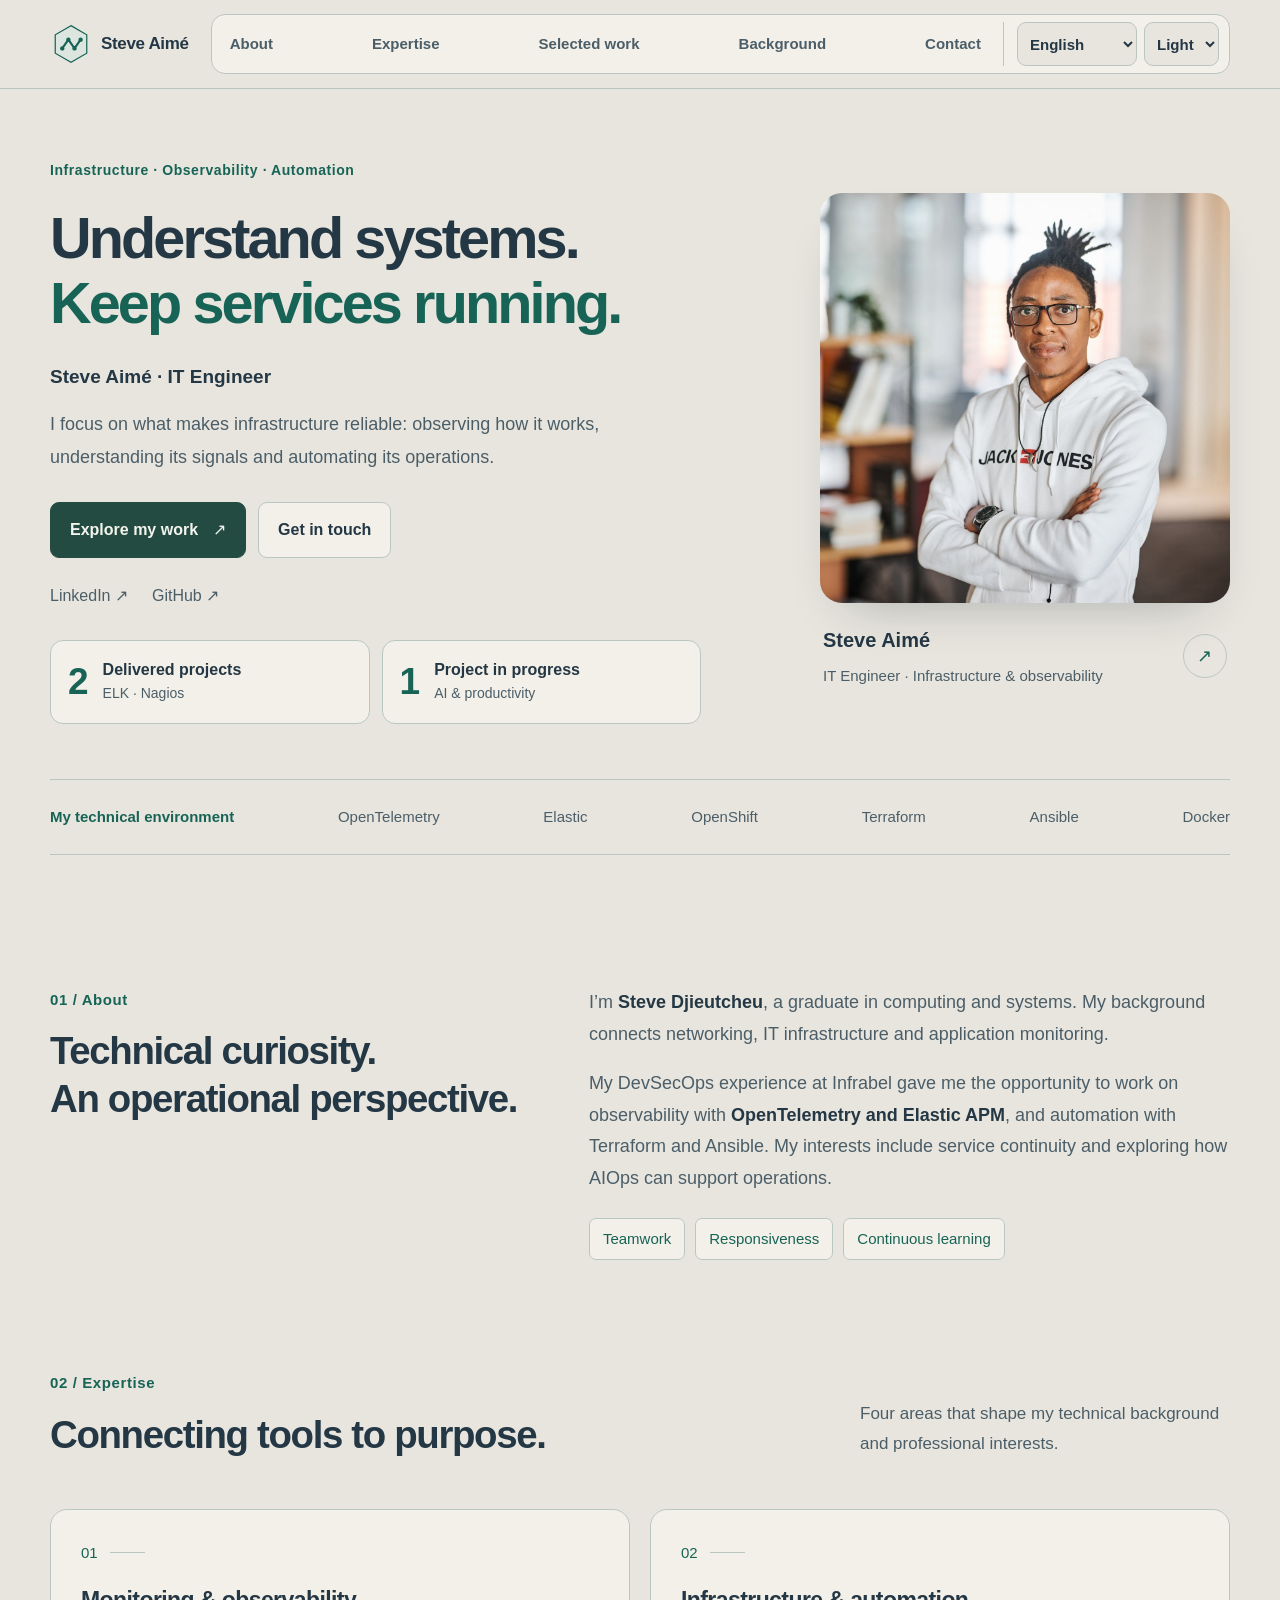
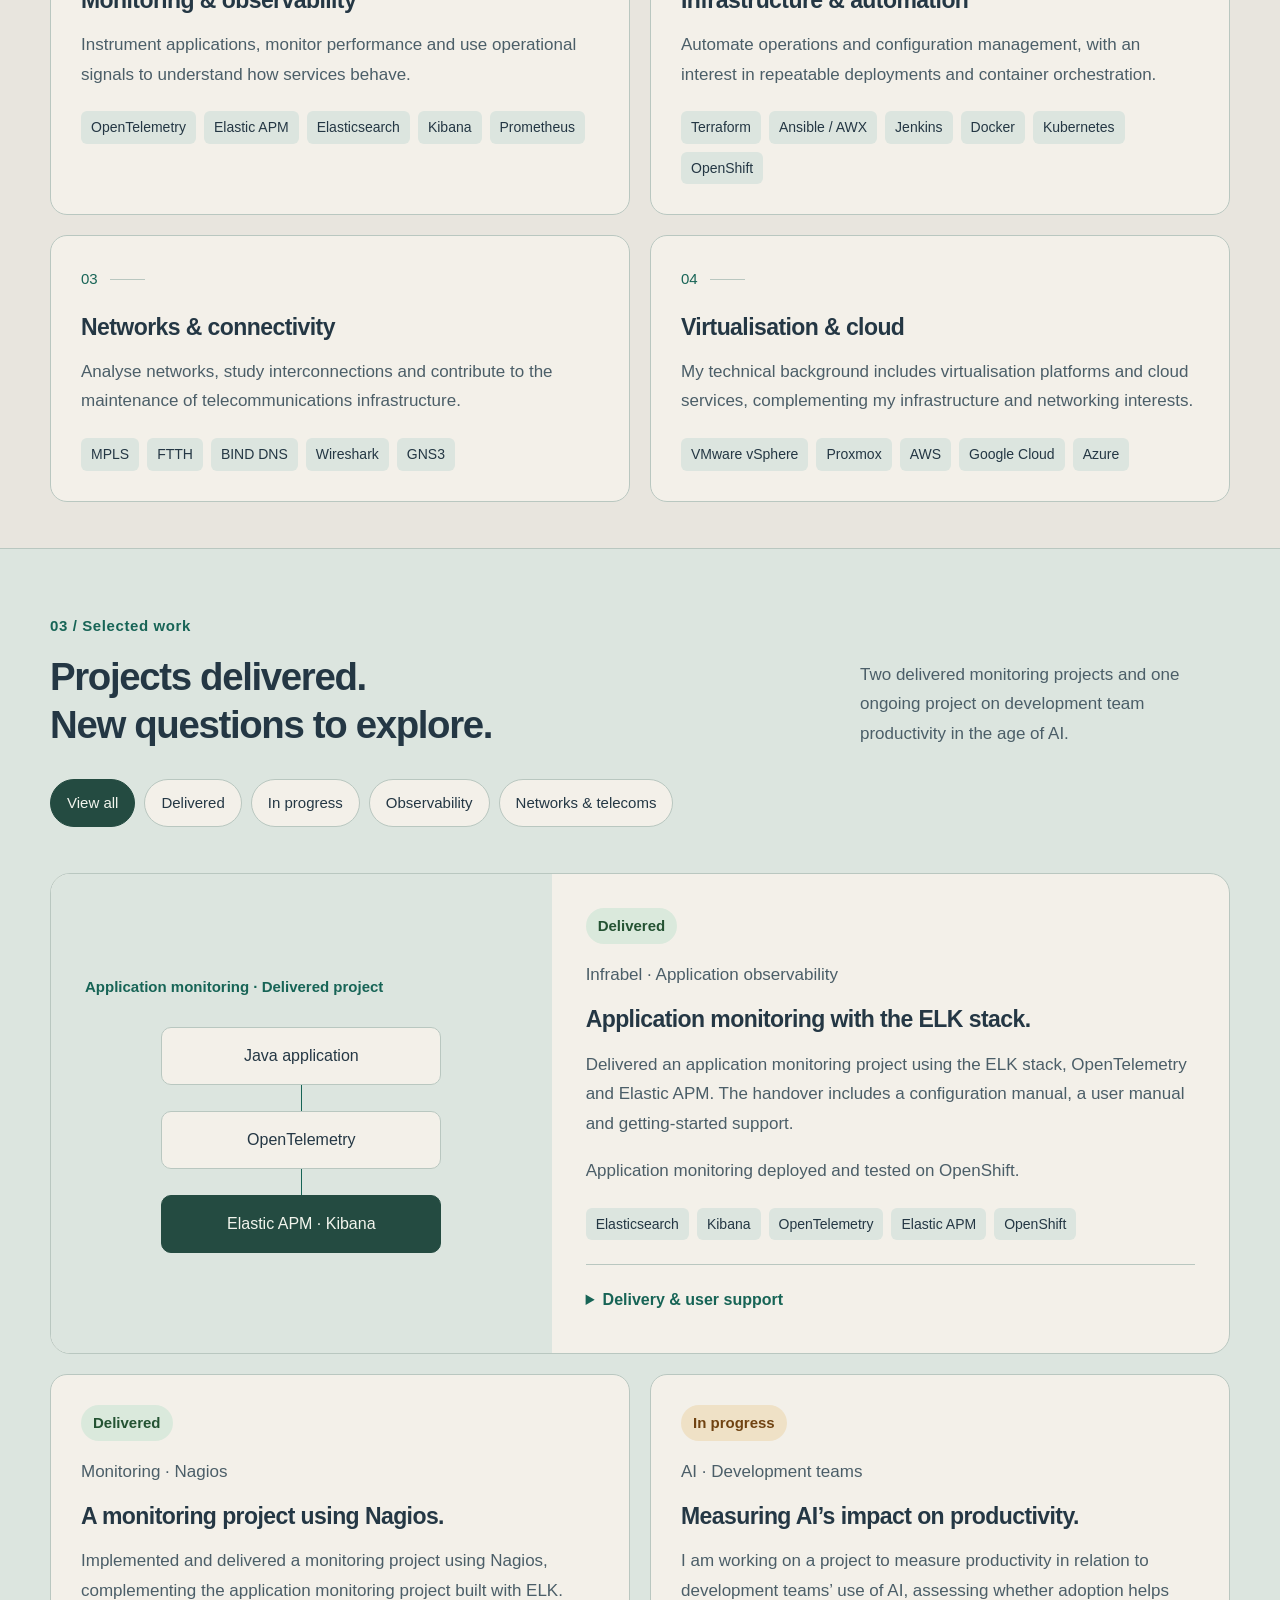
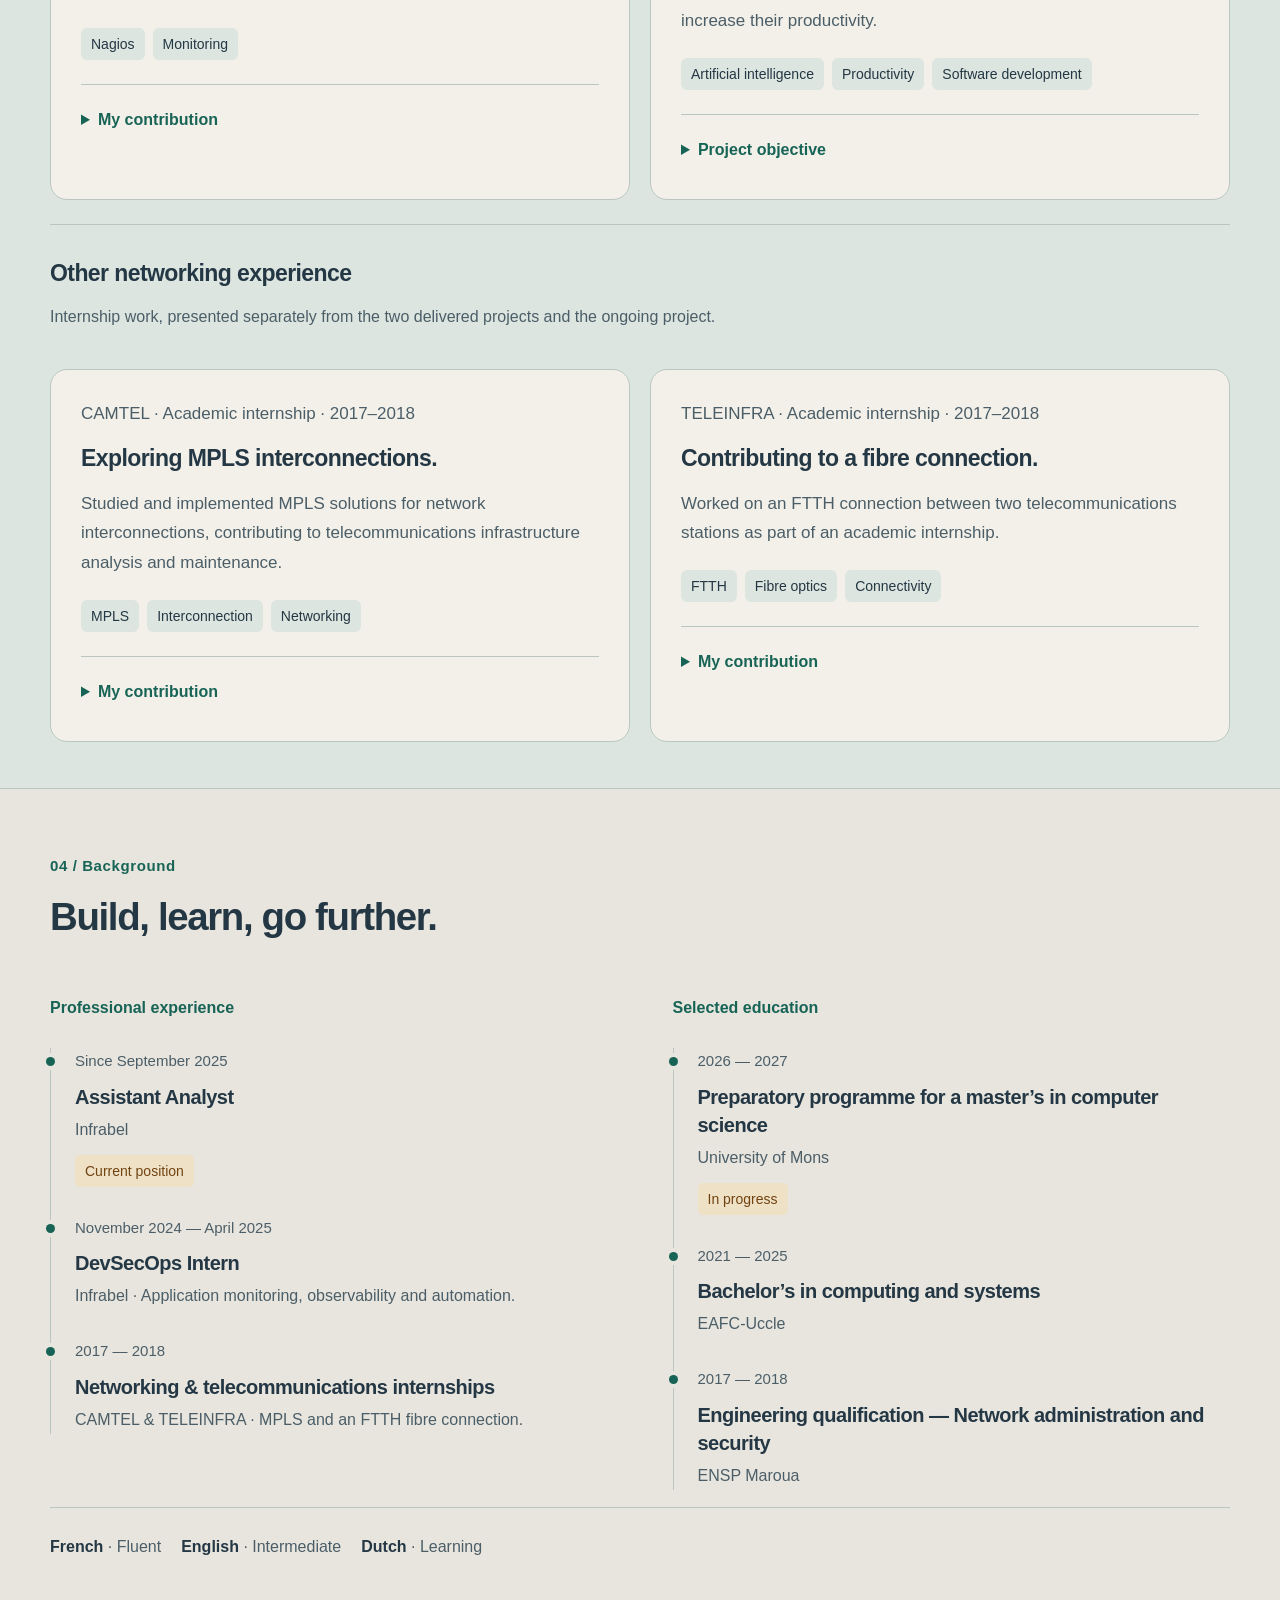
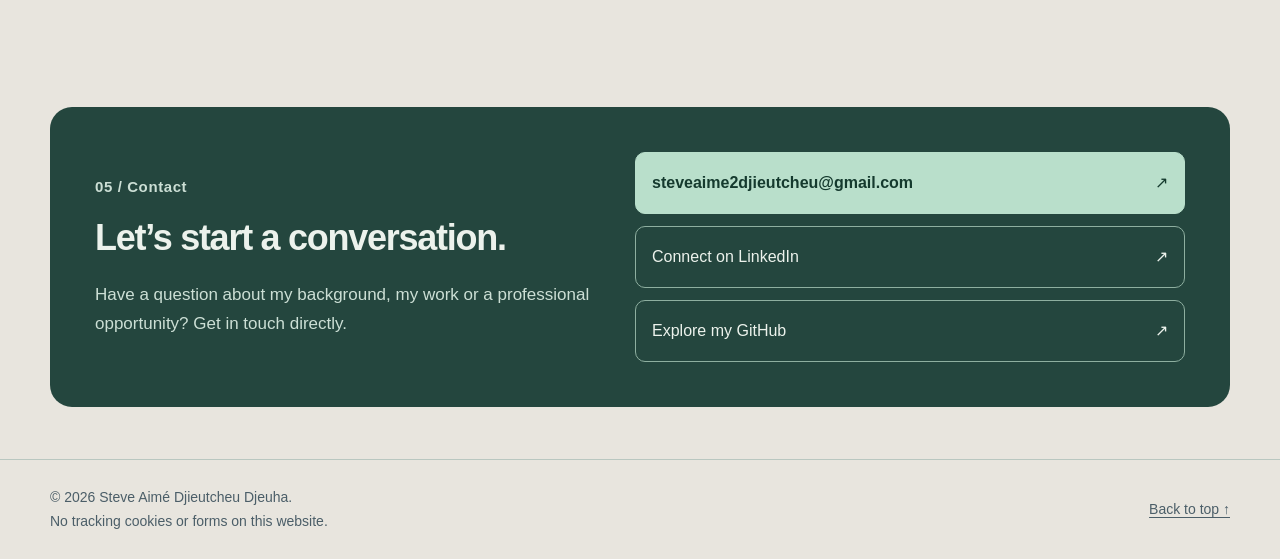
<file: public/index.html>
<!doctype html>
<html lang="fr">
<head>
  <meta charset="utf-8">
  <meta name="viewport" content="width=device-width, initial-scale=1">
  <title>Steve Aimé — Ingénieur IT · Infrastructures &amp; Observabilité</title>
  <meta name="description" content="Découvrez le profil de Steve Aimé : infrastructures IT, observabilité et automatisation. Parcours, expertises et réalisations en supervision et réseaux.">
  <meta name="referrer" content="strict-origin-when-cross-origin">
  <meta http-equiv="Content-Security-Policy" content="default-src 'none'; style-src 'self'; script-src 'self'; img-src 'self'; font-src 'self'; connect-src 'none'; object-src 'none'; base-uri 'none'; form-action 'none'">
  <meta name="theme-color" content="#102c40">
  <link rel="icon" href="assets/favicon.svg" type="image/svg+xml">
  <script src="assets/theme.js"></script>
  <link rel="stylesheet" href="assets/styles.css">
  <link rel="canonical" href="https://looker20.github.io/learn-github/">
  <script src="assets/translations.js" defer></script>
  <script src="assets/site.js" defer></script>
</head>
<body id="top">
  <a class="skip-link" href="#main">Aller au contenu</a>
  <header class="site-header">
    <progress class="reading-progress" max="100" value="0" aria-hidden="true" tabindex="-1" hidden></progress>
    <div class="container header-inner">
      <a class="brand" href="#top" aria-label="Steve Aimé — accueil"><span class="brand-mark" aria-hidden="true"><svg class="brand-symbol" viewBox="0 0 48 48" fill="none" focusable="false"><path class="brand-outline" d="M24 3 42 13.5v21L24 45 6 34.5v-21Z"/><path class="brand-signal" d="m14 29 7-10 7 10 7-10"/><circle cx="14" cy="29" r="2.5"/><circle cx="21" cy="19" r="2.5"/><circle cx="28" cy="29" r="2.5"/><circle cx="35" cy="19" r="2.5"/></svg></span><span class="brand-name">Steve Aimé</span></a>
      <button class="menu-toggle" type="button" aria-controls="navigation" aria-expanded="false" hidden><span>Menu</span><span class="menu-icon" aria-hidden="true"></span></button>
      <nav class="navigation" id="navigation" aria-label="Navigation principale">
        <div class="navigation-links"><a href="#about">À propos</a><a href="#expertise">Expertises</a><a href="#projects">Réalisations</a><a href="#journey">Parcours</a><a href="#contact">Contact</a></div>
        <div class="header-tools">
          <div class="language-switch" hidden><label for="language">Choisir la langue</label><select id="language" name="language"><option value="fr" lang="fr">Français</option><option value="en" lang="en">English</option><option value="nl" lang="nl">Nederlands</option></select></div>
          <div class="theme-switch" hidden><label for="theme">Apparence du site</label><select id="theme" name="theme"><option value="light">Clair</option><option value="dark">Sombre</option></select></div>
        </div>
      </nav>
    </div>
  </header>
  <p class="sr-only" id="language-status" role="status" aria-live="polite"></p>
  <noscript><p class="container">Activez JavaScript pour changer de langue. Le contenu reste disponible en français.</p></noscript>
  <main id="main">
    <section class="hero container" aria-labelledby="hero-title">
      <div class="hero-grid">
        <div>
          <p class="eyebrow">Infrastructures · Observabilité · Automatisation</p>
          <h1 id="hero-title">Comprendre les systèmes.<span>Assurer leur continuité.</span></h1>
          <p class="hero-role">Steve Aimé · Ingénieur IT</p>
          <p class="hero-description">Je m’intéresse à ce qui rend une infrastructure fiable : observer son fonctionnement, comprendre ses signaux et automatiser ses opérations.</p>
          <div class="button-row"><a class="button" href="#projects">Découvrir mes réalisations <span aria-hidden="true">↗</span></a><a class="button secondary" href="#contact">Me contacter</a></div>
          <div class="hero-links"><a href="https://www.linkedin.com/in/djieutcheusteve94">LinkedIn <span aria-hidden="true">↗</span></a><a href="https://github.com/looker20">GitHub <span aria-hidden="true">↗</span></a></div>
          <div class="project-summary" aria-label="Bilan des projets livrés et en cours">
            <a class="summary-stat" href="#projects" data-summary-filter="delivered"><strong>2</strong><span>Projets livrés</span><small>ELK · Nagios</small></a>
            <a class="summary-stat" href="#projects" data-summary-filter="ongoing"><strong>1</strong><span>Projet en cours</span><small>IA &amp; productivité</small></a>
          </div>
        </div>
        <figure class="portrait-card">
          <div class="portrait-frame"><img src="assets/steve-aime-portrait.jpg" alt="Portrait professionnel de Steve Aimé" width="1372" height="1372" fetchpriority="high" decoding="async"></div>
          <figcaption class="portrait-caption"><div><strong>Steve Aimé</strong><span>Ingénieur IT · Infrastructures &amp; observabilité</span></div><a class="portrait-caption-icon" href="#contact" aria-label="Contacter Steve Aimé"><span aria-hidden="true">↗</span></a></figcaption>
        </figure>
      </div>
      <div class="expertise-strip" aria-label="Technologies de mon parcours"><span>Mon environnement technique</span><span>OpenTelemetry</span><span>Elastic</span><span>OpenShift</span><span>Terraform</span><span>Ansible</span><span>Docker</span></div>
    </section>
    <section class="section container" id="about" aria-labelledby="about-title">
      <div class="about-grid"><div><span class="section-number">01 / À propos</span><h2 id="about-title">Une curiosité technique.<br>Une vision opérationnelle.</h2></div><div class="about-copy"><p>Je suis <strong>Steve Djieutcheu</strong>, diplômé en informatique et systèmes. Mon parcours relie les réseaux, les infrastructures IT et la supervision applicative.</p><p>Mon expérience DevSecOps chez Infrabel m’a permis de travailler sur l’observabilité avec <strong>OpenTelemetry et Elastic APM</strong>, ainsi que sur l’automatisation avec Terraform et Ansible. Je m’intéresse à la continuité des services et à l’exploration de l’AIOps pour accompagner les opérations.</p><div class="principles"><span>Esprit d’équipe</span><span>Réactivité</span><span>Apprentissage continu</span></div></div></div>
    </section>
    <section class="section container" id="expertise" aria-labelledby="expertise-title">
      <div class="section-head"><div><span class="section-number">02 / Expertises</span><h2 id="expertise-title">Relier les outils aux usages.</h2></div><p class="section-intro">Quatre axes pour comprendre mon environnement technique et mes centres d’intérêt professionnels.</p></div>
      <div class="expertise-grid">
        <article class="expertise-card"><div class="card-kicker" aria-hidden="true">01</div><h3>Supervision &amp; observabilité</h3><p>Instrumenter les applications, suivre les performances et exploiter les signaux de supervision pour comprendre le fonctionnement des services.</p><ul class="tags" aria-label="Technologies"><li>OpenTelemetry</li><li>Elastic APM</li><li>Elasticsearch</li><li>Kibana</li><li>Prometheus</li></ul></article>
        <article class="expertise-card"><div class="card-kicker" aria-hidden="true">02</div><h3>Infrastructure &amp; automatisation</h3><p>Automatiser les opérations et la gestion des configurations, avec un intérêt pour les déploiements reproductibles et l’orchestration des conteneurs.</p><ul class="tags" aria-label="Technologies"><li>Terraform</li><li>Ansible / AWX</li><li>Jenkins</li><li>Docker</li><li>Kubernetes</li><li>OpenShift</li></ul></article>
        <article class="expertise-card"><div class="card-kicker" aria-hidden="true">03</div><h3>Réseaux &amp; connectivité</h3><p>Analyser les réseaux, étudier les interconnexions et contribuer à la maintenance des infrastructures de télécommunications.</p><ul class="tags" aria-label="Technologies"><li>MPLS</li><li>FTTH</li><li>BIND DNS</li><li>Wireshark</li><li>GNS3</li></ul></article>
        <article class="expertise-card"><div class="card-kicker" aria-hidden="true">04</div><h3>Virtualisation &amp; cloud</h3><p>Un environnement de compétences qui comprend les plateformes de virtualisation et les services cloud, en complément des infrastructures et des réseaux.</p><ul class="tags" aria-label="Technologies"><li>VMware vSphere</li><li>Proxmox</li><li>AWS</li><li>Google Cloud</li><li>Azure</li></ul></article>
      </div>
    </section>
    <section class="section projects-section" id="projects" aria-labelledby="projects-title"><div class="container">
      <div class="section-head"><div><span class="section-number">03 / Réalisations</span><h2 id="projects-title">Des projets livrés.<br>De nouvelles questions à explorer.</h2></div><p class="section-intro">Deux projets de monitoring livrés et un projet en cours sur la productivité des équipes de développement à l’ère de l’IA.</p></div>
      <div class="project-filters" role="group" aria-label="Filtrer les réalisations" hidden><button type="button" data-project-filter="all" aria-pressed="true">Tout voir</button><button type="button" data-project-filter="delivered" aria-pressed="false">Livrés</button><button type="button" data-project-filter="ongoing" aria-pressed="false">En cours</button><button type="button" data-project-filter="observability" aria-pressed="false">Observabilité</button><button type="button" data-project-filter="network" aria-pressed="false">Réseaux &amp; télécoms</button></div>
      <p class="sr-only" id="project-status" role="status" aria-live="polite"></p>
      <article class="project-feature" data-project-topic="observability" data-project-state="delivered">
        <div class="project-visual"><p class="diagram-label">Monitoring applicatif · Projet livré</p><div class="diagram" role="img" aria-label="Application Java, instrumentation OpenTelemetry, puis supervision Elastic APM et Kibana."><div class="diagram-node">Application Java</div><div class="diagram-line" aria-hidden="true"></div><div class="diagram-node">OpenTelemetry</div><div class="diagram-line" aria-hidden="true"></div><div class="diagram-node">Elastic APM · Kibana</div></div></div>
        <div class="project-body"><span class="project-badge delivered">Livré</span><p class="project-meta">Infrabel · Observabilité applicative</p><h3>Monitoring applicatif avec la suite ELK.</h3><p>Projet de monitoring applicatif livré avec la suite ELK, OpenTelemetry et Elastic APM. La livraison comprend un manuel de configuration, un manuel d’utilisation et une aide à la prise en main.</p><p>Déploiement et tests du monitoring applicatif réalisés sur OpenShift.</p><ul class="tags" aria-label="Technologies du projet"><li>Elasticsearch</li><li>Kibana</li><li>OpenTelemetry</li><li>Elastic APM</li><li>OpenShift</li></ul><details><summary>Livraison &amp; accompagnement</summary><p>Réalisation de la supervision applicative, rédaction des manuels de configuration et d’utilisation, puis accompagnement à l’usage de la solution. Le schéma présente le principe général de supervision, sans révéler l’architecture interne.</p><ul class="deliverables"><li>Manuel de configuration</li><li>Manuel d’utilisation</li><li>Aide à la prise en main</li></ul></details></div>
      </article>
      <div class="project-grid" data-project-group="main">
        <article class="project-small" data-project-topic="observability" data-project-state="delivered"><span class="project-badge delivered">Livré</span><p class="project-meta">Monitoring · Nagios</p><h3>Un projet de monitoring avec Nagios.</h3><p>Réalisation et livraison d’un projet de monitoring utilisant Nagios, en complément du projet de supervision applicative avec ELK.</p><ul class="tags" aria-label="Domaines du projet"><li>Nagios</li><li>Monitoring</li></ul><details><summary>Ma contribution</summary><p>Mise en place et livraison de la solution de monitoring avec Nagios.</p></details></article>
        <article class="project-small" data-project-topic="ai" data-project-state="ongoing"><span class="project-badge ongoing">En cours</span><p class="project-meta">IA · Équipes de développement</p><h3>Mesurer l’impact de l’IA sur la productivité.</h3><p>Je travaille sur un projet de mesure de la productivité liée à l’utilisation de l’IA par les équipes de développement, afin d’évaluer si son adoption permet d’augmenter leur productivité.</p><ul class="tags" aria-label="Domaines du projet"><li>Intelligence artificielle</li><li>Productivité</li><li>Développement logiciel</li></ul><details><summary>Objectif du projet</summary><p>Évaluer l’évolution de la productivité des équipes de développement en lien avec leur utilisation de l’IA. Le projet est actuellement en cours.</p></details></article>
      </div>
      <div class="project-history" data-project-group="academic"><h3>Autres expériences réseau</h3><p class="history-intro">Travaux réalisés en stage, présentés séparément des deux projets livrés et du projet en cours.</p><div class="project-grid">
        <article class="project-small" data-project-topic="network" data-project-state="academic"><p class="project-meta">CAMTEL · Stage académique · 2017–2018</p><h3>Étudier les interconnexions MPLS.</h3><p>Étude et mise en œuvre de solutions MPLS pour les interconnexions réseau, avec une contribution à l’analyse et à la maintenance des infrastructures de télécommunications.</p><ul class="tags" aria-label="Domaines du projet"><li>MPLS</li><li>Interconnexion</li><li>Réseaux</li></ul><details><summary>Mon rôle dans ce projet</summary><p>Participation à l’étude des solutions d’interconnexion et des infrastructures reliant les datacenters, dans le cadre d’un stage académique à Douala.</p></details></article>
        <article class="project-small" data-project-topic="network" data-project-state="academic"><p class="project-meta">TELEINFRA · Stage académique · 2017–2018</p><h3>Contribuer à une liaison fibre.</h3><p>Réalisation, dans le cadre d’un stage académique, d’une connexion FTTH entre deux stations de télécommunications.</p><ul class="tags" aria-label="Domaines du projet"><li>FTTH</li><li>Fibre optique</li><li>Connectivité</li></ul><details><summary>Mon rôle dans ce projet</summary><p>Contribution à la mise en place de la liaison entre les deux stations. Une expérience de terrain venant compléter mon parcours en réseaux et télécommunications.</p></details></article>
      </div></div>
    </div></section>
    <section class="section container" id="journey" aria-labelledby="journey-title">
      <span class="section-number">04 / Parcours</span><h2 id="journey-title">Construire, apprendre, approfondir.</h2>
      <div class="journey-grid">
        <div><p class="journey-label">Expériences professionnelles</p><ol class="timeline"><li><span class="period">Depuis septembre 2025</span><h3>Analyste adjoint</h3><p>Infrabel</p><span class="ongoing">Poste actuel</span></li><li><span class="period">Novembre 2024 — Avril 2025</span><h3>Stage DevSecOps</h3><p>Infrabel · Supervision applicative, observabilité et automatisation.</p></li><li><span class="period">2017 — 2018</span><h3>Stages réseaux &amp; télécommunications</h3><p>CAMTEL &amp; TELEINFRA · MPLS et liaison fibre FTTH.</p></li></ol></div>
        <div><p class="journey-label">Formation — sélection</p><ol class="timeline"><li><span class="period">2026 — 2027</span><h3>Bloc complémentaire au master en informatique</h3><p>Université de Mons</p><span class="ongoing">En cours</span></li><li><span class="period">2021 — 2025</span><h3>Bachelier en informatique et systèmes</h3><p>EAFC-Uccle</p></li><li><span class="period">2017 — 2018</span><h3>Ingénieur de travaux — Administration et sécurité réseaux</h3><p>ENSP Maroua</p></li></ol></div>
      </div>
      <div class="languages" aria-label="Langues parlées"><span><strong>Français</strong> · Courant</span><span><strong>Anglais</strong> · Intermédiaire</span><span><strong>Néerlandais</strong> · En apprentissage</span></div>
    </section>
    <section class="section contact-section container" id="contact" aria-labelledby="contact-title"><div class="contact-panel"><div><span class="section-number">05 / Contact</span><h2 id="contact-title">Et si nous échangions ?</h2><p>Une question sur mon parcours, mes réalisations ou une opportunité professionnelle ? Contactez-moi directement.</p></div><div class="contact-links"><a class="contact-link" href="mailto:steveaime2djieutcheu@gmail.com"><span>steveaime2djieutcheu@gmail.com</span><span aria-hidden="true">↗</span></a><a class="contact-link" href="https://www.linkedin.com/in/djieutcheusteve94"><span>Échanger sur LinkedIn</span><span aria-hidden="true">↗</span></a><a class="contact-link" href="https://github.com/looker20"><span>Explorer mon GitHub</span><span aria-hidden="true">↗</span></a></div></div></section>
  </main>
  <footer class="site-footer"><div class="container footer-inner"><p>© 2026 Steve Aimé Djieutcheu Djeuha.<br>Aucun cookie de suivi ni formulaire sur ce site.</p><a href="#top">Retour en haut <span aria-hidden="true">↑</span></a></div></footer>
</body>
</html>
</file>
<file: public/assets/styles.css>
@charset "UTF-8";
:root {
  color-scheme: light;
  --paper: #e8e5de;
  --surface: #f3f0e9;
  --surface-alt: #dce5df;
  --ink: #243744;
  --muted: #4b5e68;
  --teal: #176456;
  --line: #b9c7c0;
  --button: #244b41;
  --button-ink: #f2f5ed;
  --tag: #dce5df;
  --delivered-bg: #dae9dc;
  --delivered-ink: #245333;
  --ongoing-bg: #efe1c6;
  --ongoing-ink: #704312;
  --contact: #24463e;
  --contact-ink: #ecf2ec;
  --contact-muted: #ccdfd5;
  --radius: 22px;
  font-family: -apple-system, BlinkMacSystemFont, "Segoe UI", sans-serif;
  font-synthesis: none;
  scroll-behavior: smooth;
  scroll-padding-top: 105px;
}
:root[data-theme="dark"] {
  color-scheme: dark;
  --paper: #152126;
  --surface: #1e3036;
  --surface-alt: #263e42;
  --ink: #e6eee8;
  --muted: #b3c7c5;
  --teal: #8dd8bf;
  --line: #486267;
  --button: #9bd8c1;
  --button-ink: #16332b;
  --tag: #2b4347;
  --delivered-bg: #284638;
  --delivered-ink: #b9e5c6;
  --ongoing-bg: #443b2c;
  --ongoing-ink: #f2ca85;
  --contact: #203a34;
  --contact-ink: #ecf2ec;
  --contact-muted: #c6dcd2;
}
* { box-sizing: border-box; }
body { margin: 0; background: var(--paper); color: var(--ink); font-size: 18px; line-height: 1.75; }
a { color: inherit; text-underline-offset: .24em; }
a, button, summary, select { -webkit-tap-highlight-color: transparent; }
a:focus-visible, button:focus-visible, summary:focus-visible, select:focus-visible { outline: 3px solid var(--teal); outline-offset: 5px; border-radius: 5px; }
button, select { font: inherit; }
[hidden] { display: none !important; }
::selection { background: #b9dfcb; color: #153a2e; }
.sr-only { position: absolute; width: 1px; height: 1px; padding: 0; margin: -1px; overflow: hidden; clip-path: inset(50%); white-space: nowrap; border: 0; }
.container { width: min(1180px, calc(100% - 80px)); margin-inline: auto; }
.skip-link { position: fixed; top: 12px; left: 12px; z-index: 30; padding: 12px 18px; background: var(--button); color: var(--button-ink); transform: translateY(-160%); }
.skip-link:focus { transform: none; }
.site-header { position: sticky; top: 0; z-index: 10; background: var(--paper); border-bottom: 1px solid var(--line); }
.header-inner { position: relative; min-height: 82px; display: flex; flex-wrap: wrap; justify-content: space-between; align-items: center; gap: 16px; }
.brand { display: inline-flex; align-items: center; gap: 9px; text-decoration: none; flex-shrink: 0; }
.brand-mark { display: grid; place-items: center; width: 42px; height: 46px; color: var(--teal); }
.brand-symbol { display: block; width: 42px; height: 46px; }
.brand-outline { fill: var(--tag); stroke: currentColor; stroke-width: 1.4; }
.brand-signal { stroke: currentColor; stroke-width: 2.4; stroke-linecap: round; stroke-linejoin: round; }
.brand-symbol circle { fill: currentColor; }
.brand-name { font-size: 17px; font-weight: 700; letter-spacing: -.02em; }
.navigation { display: flex; flex-direction: column; gap: 20px; width: 100%; padding: 18px; background: var(--surface); border: 1px solid var(--line); border-radius: 16px; margin-bottom: 16px; }
.navigation[data-enhanced="true"] { display: none; position: absolute; top: calc(100% + 8px); right: 0; width: min(360px, calc(100vw - 36px)); max-height: calc(100vh - 110px); max-height: calc(100dvh - 110px); overflow-y: auto; overscroll-behavior: contain; box-shadow: 0 18px 45px -20px #081c2870; margin: 0; }
.navigation[data-open="true"] { display: flex; }
.navigation-links { display: flex; flex-direction: column; gap: 4px; }
.navigation a { display: flex; align-items: center; min-height: 44px; padding: 8px 12px; border-radius: 8px; color: var(--muted); text-decoration: none; font-size: 16px; font-weight: 600; }
.navigation a:hover, .navigation a[aria-current="location"] { color: var(--teal); text-decoration: underline; text-decoration-thickness: 2px; }
.header-tools { display: grid; gap: 16px; border-top: 1px solid var(--line); padding: 18px 4px 4px; }
.header-tools:not(:has(> :not([hidden]))) { display: none; }
.language-switch, .theme-switch { display: grid; gap: 6px; min-width: 0; }
.header-tools label { font-size: 15px; font-weight: 600; color: var(--muted); }
.language-switch select, .theme-switch select, .menu-toggle { min-height: 44px; border: 1px solid var(--line); background: var(--surface); color: var(--ink); padding: 8px 12px; border-radius: 9px; font-size: 16px; font-weight: 600; cursor: pointer; }
.language-switch select, .theme-switch select { width: 100%; }
.menu-toggle { display: inline-flex; gap: 12px; align-items: center; justify-content: center; }
.menu-toggle[aria-expanded="true"] { border-color: var(--teal); }
.menu-icon, .menu-icon::before, .menu-icon::after { display: block; width: 18px; height: 2px; background: currentColor; border-radius: 2px; }
.menu-icon { position: relative; }
.menu-icon::before, .menu-icon::after { content: ""; position: absolute; left: 0; }
.menu-icon::before { top: -6px; }
.menu-icon::after { top: 6px; }
.menu-toggle[aria-expanded="true"] .menu-icon { background: transparent; }
.menu-toggle[aria-expanded="true"] .menu-icon::before { top: 0; transform: rotate(45deg); }
.menu-toggle[aria-expanded="true"] .menu-icon::after { top: 0; transform: rotate(-45deg); }
.reading-progress { position: absolute; bottom: -1px; left: 0; width: 100%; height: 3px; border: 0; background: transparent; color: var(--teal); appearance: none; pointer-events: none; }
.reading-progress::-webkit-progress-bar { background: transparent; }
.reading-progress::-webkit-progress-value { background: var(--teal); }
.reading-progress::-moz-progress-bar { background: var(--teal); }
.hero { padding: 70px 0 50px; }
.hero-grid { display: grid; grid-template-columns: 1.25fr .9fr; gap: 60px; align-items: center; }
.hero-grid > *, .about-grid > *, .journey-grid > * { min-width: 0; }
.eyebrow { margin: 0 0 24px; font-size: 14px; line-height: 1.65; font-weight: 650; letter-spacing: .04em; color: var(--teal); }
h1, h2, h3, p { margin-top: 0; }
h1 { font-size: clamp(40px, 4.5vw, 60px); line-height: 1.13; font-weight: 650; letter-spacing: -.05em; margin-bottom: 24px; }
h1 span { display: block; color: var(--teal); }
.hero-role { font-size: 19px; font-weight: 650; margin-bottom: 14px; }
.hero-description { color: var(--muted); font-size: 18px; line-height: 1.85; margin-bottom: 28px; }
.button-row { display: flex; gap: 12px; flex-wrap: wrap; }
.button { display: inline-flex; align-items: center; justify-content: center; gap: 15px; padding: 13px 19px; border-radius: 9px; background: var(--button); color: var(--button-ink); text-decoration: none; font-size: 16px; font-weight: 650; border: 1px solid var(--button); transition: transform .2s; }
.button.secondary { background: var(--surface); color: var(--ink); border-color: var(--line); }
.hero-links { display: flex; gap: 24px; margin-top: 24px; font-size: 16px; color: var(--muted); }
.hero-links a { text-decoration: none; }
.hero-links a:hover { text-decoration: underline; }
.project-summary { display: grid; grid-template-columns: repeat(2, minmax(0, 1fr)); gap: 12px; margin-top: 30px; }
.summary-stat { display: grid; grid-template-columns: auto 1fr; column-gap: 14px; align-items: center; padding: 17px; border: 1px solid var(--line); border-radius: 13px; text-decoration: none; background: var(--surface); }
.summary-stat strong { font-size: 37px; line-height: 1.2; font-weight: 650; color: var(--teal); grid-row: span 2; }
.summary-stat > span { font-size: 16px; font-weight: 650; line-height: 1.45; }
.summary-stat small { font-size: 14px; color: var(--muted); }
.summary-stat:hover { border-color: var(--teal); }
.portrait-card { width: 100%; max-width: 410px; margin: 0 0 0 auto; }
.portrait-frame { position: relative; aspect-ratio: 1; border-radius: var(--radius); overflow: hidden; background: var(--surface-alt); box-shadow: 0 24px 50px -28px #081c2850; }
.portrait-frame img { display: block; width: 100%; height: 100%; object-fit: cover; object-position: center; }
.portrait-caption { display: flex; justify-content: space-between; align-items: center; gap: 15px; padding: 20px 3px 0; }
.portrait-caption strong { display: block; font-size: 20px; }
.portrait-caption div > span { display: block; font-size: 15px; color: var(--muted); margin-top: 5px; }
.portrait-caption-icon { width: 44px; height: 44px; border: 1px solid var(--line); border-radius: 50%; display: grid; place-items: center; flex-shrink: 0; color: var(--teal); text-decoration: none; }
.expertise-strip { display: flex; flex-wrap: wrap; align-items: center; justify-content: space-between; gap: 15px 22px; border-top: 1px solid var(--line); border-bottom: 1px solid var(--line); padding: 24px 0; margin-top: 55px; font-size: 15px; color: var(--muted); }
.expertise-strip span:first-child { color: var(--teal); font-weight: 650; }
.section { padding: 64px 0; }
.section-head { display: flex; justify-content: space-between; align-items: end; gap: 35px; margin-bottom: 32px; }
.section-number { display: block; color: var(--teal); font-size: 15px; font-weight: 650; letter-spacing: .04em; margin-bottom: 14px; }
h2 { font-size: clamp(29px, 3vw, 40px); line-height: 1.25; letter-spacing: -.035em; font-weight: 650; margin-bottom: 0; }
.section-intro { color: var(--muted); font-size: 17px; max-width: 370px; margin: 0; }
.about-grid { display: grid; grid-template-columns: .85fr 1.15fr; gap: 65px; }
.about-copy { color: var(--muted); font-size: 18px; }
.about-copy p:last-child { margin-bottom: 0; }
.about-copy strong { color: var(--ink); font-weight: 650; }
.principles { display: flex; gap: 10px; flex-wrap: wrap; margin-top: 24px; }
.principles span { border: 1px solid var(--line); background: var(--surface); padding: 7px 13px; border-radius: 7px; font-size: 15px; color: var(--teal); }
.expertise-grid, .project-grid { display: grid; grid-template-columns: repeat(2, minmax(0, 1fr)); gap: 20px; }
.expertise-card, .project-small { padding: 30px; border-radius: 17px; border: 1px solid var(--line); background: var(--surface); transition: transform .25s, box-shadow .25s; min-width: 0; }
.card-kicker { display: flex; align-items: center; gap: 12px; color: var(--teal); font-size: 15px; margin-bottom: 18px; }
.card-kicker::after { content: ""; height: 1px; width: 35px; background: var(--line); }
h3 { font-size: 23px; line-height: 1.4; letter-spacing: -.025em; font-weight: 650; margin-bottom: 14px; }
.expertise-card p, .project-body p, .project-small p { color: var(--muted); font-size: 17px; }
.tags { display: flex; flex-wrap: wrap; gap: 8px; margin: 22px 0 0; padding: 0; list-style: none; }
.tags li { font-size: 14px; line-height: 1.6; color: var(--ink); background: var(--tag); padding: 5px 10px; border-radius: 6px; }
.projects-section { background: var(--surface-alt); border-block: 1px solid var(--line); }
.project-filters { display: flex; flex-wrap: wrap; gap: 9px; margin: -2px 0 28px; }
.project-filters button { padding: 10px 16px; min-height: 44px; border: 1px solid var(--line); border-radius: 30px; background: var(--surface); color: var(--ink); cursor: pointer; font-size: 15px; transition: transform .2s; }
.project-filters button[aria-pressed="true"] { color: var(--button-ink); background: var(--button); border-color: var(--button); }
.project-feature { display: grid; grid-template-columns: .85fr 1.15fr; background: var(--surface); border: 1px solid var(--line); border-radius: 20px; overflow: hidden; }
.project-visual { min-height: 330px; display: flex; flex-direction: column; justify-content: center; padding: 34px; background: var(--tag); }
.diagram-label { font-size: 15px; line-height: 1.6; color: var(--teal); margin-bottom: 28px; font-weight: 600; }
.diagram { display: flex; flex-direction: column; align-items: center; }
.diagram-node { padding: 14px 18px; background: var(--surface); border: 1px solid var(--line); border-radius: 10px; font-size: 16px; color: var(--ink); text-align: center; width: 100%; max-width: 280px; }
.diagram-node:last-child { background: var(--button); color: var(--button-ink); border-color: var(--button); }
.diagram-line { width: 1px; height: 26px; background: var(--teal); }
.project-body { padding: 34px; min-width: 0; }
.project-meta { color: var(--muted); font-size: 15px; line-height: 1.65; margin-bottom: 14px; }
.project-badge { display: inline-block; padding: 5px 12px; border-radius: 20px; font-size: 15px; font-weight: 650; margin-bottom: 17px; }
.project-badge.delivered { background: var(--delivered-bg); color: var(--delivered-ink); }
.project-badge.ongoing, .timeline .ongoing { background: var(--ongoing-bg); color: var(--ongoing-ink); }
details { border-top: 1px solid var(--line); margin-top: 24px; padding-top: 16px; }
summary { cursor: pointer; font-size: 16px; font-weight: 650; color: var(--teal); padding-block: 5px; }
details p { margin: 14px 0 0; }
.deliverables { padding-left: 22px; margin-bottom: 0; font-size: 16px; color: var(--muted); }
.project-grid { margin-top: 20px; }
.project-history { margin-top: 42px; padding-top: 32px; border-top: 1px solid var(--line); }
.history-intro { color: var(--muted); font-size: 16px; max-width: 720px; }
.journey-grid { display: grid; grid-template-columns: 1fr 1fr; gap: 65px; margin-top: 35px; }
.journey-label { font-size: 16px; font-weight: 650; color: var(--teal); margin-bottom: 26px; }
.timeline { list-style: none; padding: 0 0 0 24px; margin: 0; border-left: 1px solid var(--line); }
.timeline li { position: relative; padding-bottom: 28px; }
.timeline li:last-child { padding-bottom: 0; }
.timeline li::before { content: ""; position: absolute; left: -29px; top: 9px; width: 9px; height: 9px; border-radius: 50%; background: var(--teal); box-shadow: 0 0 0 4px var(--paper); }
.timeline time, .timeline .period { display: block; color: var(--muted); font-size: 15px; margin-bottom: 8px; }
.timeline h3 { font-size: 20px; margin-bottom: 5px; }
.timeline p { color: var(--muted); font-size: 16px; margin-bottom: 0; }
.timeline .ongoing { font-size: 14px; display: inline-block; padding: 4px 10px; border-radius: 5px; margin-top: 11px; }
.languages { display: flex; gap: 20px; flex-wrap: wrap; margin-top: 35px; padding-top: 25px; border-top: 1px solid var(--line); font-size: 16px; color: var(--muted); }
.languages strong { color: var(--ink); font-weight: 650; }
.contact-section { padding-bottom: 70px; }
.contact-panel { background: var(--contact); color: var(--contact-ink); border-radius: var(--radius); padding: 45px; display: grid; grid-template-columns: 1fr 1.1fr; gap: 40px; align-items: center; }
.contact-panel .section-number { color: var(--contact-muted); }
.contact-panel h2 { font-size: 36px; }
.contact-panel p { color: var(--contact-muted); font-size: 17px; margin: 20px 0 0; }
.contact-links { display: flex; flex-direction: column; gap: 12px; min-width: 0; }
.contact-link { display: flex; align-items: center; justify-content: space-between; gap: 12px; padding: 16px; border: 1px solid #8eafa0; border-radius: 10px; text-decoration: none; font-size: 16px; color: var(--contact-ink); }
.contact-link span:first-child { overflow-wrap: anywhere; }
.contact-link:first-child { background: #b9dfcb; color: #153a2e; border-color: #b9dfcb; font-weight: 650; }
.contact-link:focus-visible { outline-color: #b9dfcb; }
.site-footer { border-top: 1px solid var(--line); padding: 25px 0; }
.footer-inner { display: flex; justify-content: space-between; align-items: center; gap: 22px; font-size: 14px; color: var(--muted); }
.footer-inner p { margin: 0; }
.footer-inner a { white-space: nowrap; }
.reveal { transform: translateY(18px); transition: transform .65s cubic-bezier(.2,.7,.2,1); }
.reveal.is-revealed, .reveal:focus-within { transform: none; }
.motion-ready .hero-grid > div { animation: enter .65s ease-out both; }
.motion-ready .portrait-card { animation: enter .8s .1s ease-out both; }
@keyframes enter { from { opacity: 0; transform: translateY(18px); } to { opacity: 1; transform: none; } }
@media (hover: hover) and (prefers-reduced-motion: no-preference) {
  .button:hover, .project-filters button:hover { transform: translateY(-2px); }
  .expertise-card:hover, .project-small:hover { box-shadow: 0 14px 30px -20px #06161750; }
}
@media (min-width: 1024px) {
  .header-inner { flex-wrap: nowrap; gap: 22px; min-height: 88px; }
  .menu-toggle { display: none; }
  .navigation, .navigation[data-enhanced="true"], .navigation[data-open="true"] { display: flex; position: static; flex-direction: row; align-items: center; justify-content: space-between; gap: 14px; width: auto; min-width: 0; max-height: none; overflow: visible; flex: 1; padding: 7px 10px; margin: 0; border-radius: 14px; box-shadow: none; }
  .navigation-links { flex-direction: row; align-items: center; justify-content: space-between; flex: 1; gap: 2px; }
  .navigation a { font-size: 15px; padding: 8px; white-space: nowrap; }
  .navigation a:hover, .navigation a[aria-current="location"] { background: var(--tag); text-decoration: none; }
  .header-tools { display: flex; flex-shrink: 0; gap: 7px; align-items: center; border-top: 0; border-left: 1px solid var(--line); padding: 0 0 0 13px; }
  .header-tools label { position: absolute; width: 1px; height: 1px; padding: 0; margin: -1px; overflow: hidden; clip-path: inset(50%); white-space: nowrap; border: 0; }
  .language-switch select, .theme-switch select { font-size: 15px; padding: 8px; background: var(--paper); }
}
@media (max-width: 1100px) {
  .container { width: calc(100% - 48px); }
  .hero-grid { gap: 35px; }
  .summary-stat { padding: 15px; column-gap: 10px; }
}
@media (max-width: 900px) {
  .hero { padding-top: 45px; }
  .hero-grid { grid-template-columns: 1fr; gap: 35px; }
  .portrait-card { margin-inline: auto; max-width: 380px; }
  .hero-role { font-size: 18px; }
  .summary-stat { grid-template-columns: 1fr; padding: 14px; }
  .summary-stat strong { grid-row: auto; font-size: 31px; }
  .section { padding-block: 48px; }
  .section-head { display: block; }
  .section-intro { margin-top: 18px; max-width: 650px; }
  .about-grid, .journey-grid { gap: 35px; }
  .project-feature { grid-template-columns: 1fr; }
  .project-visual { min-height: 280px; }
  .contact-panel { grid-template-columns: 1fr; padding: 34px; gap: 30px; }
}
@media (max-width: 640px) {
  body { font-size: 17px; }
  .container { width: calc(100% - 36px); }
  .header-inner { gap: 12px; min-height: 76px; }
  .brand-name { font-size: 18px; }
  .hero-grid, .about-grid, .expertise-grid, .project-grid, .journey-grid { grid-template-columns: 1fr; }
  .hero { padding-top: 30px; padding-bottom: 20px; }
  .hero-grid { gap: 32px; }
  .portrait-card { max-width: 340px; margin: 0 auto; }
  .portrait-caption { padding-top: 15px; }
  .portrait-caption strong { font-size: 19px; }
  .portrait-caption div > span { font-size: 15px; }
  h1 { font-size: clamp(32px, 9vw, 43px); }
  .eyebrow { font-size: 14px; }
  .hero-description { font-size: 17px; }
  .summary-stat { padding: 16px; }
  .summary-stat > span { font-size: 16px; }
  .expertise-strip { margin-top: 32px; justify-content: flex-start; }
  .expertise-strip span:first-child { width: 100%; }
  .about-grid { gap: 25px; }
  .about-copy { font-size: 17px; }
  .expertise-card, .project-small, .project-body { padding: 24px; }
  .project-filters { gap: 8px; }
  .project-filters button { font-size: 15px; padding-inline: 13px; }
  .project-visual { padding: 26px; }
  .contact-panel { padding: 28px 22px; }
  .contact-panel h2 { font-size: 30px; }
  .contact-link { font-size: 15px; padding: 15px 12px; }
  .footer-inner { align-items: start; flex-wrap: wrap; }
}
@media (prefers-reduced-motion: reduce) {
  :root { scroll-behavior: auto; }
  *, *::before, *::after { transition: none !important; animation: none !important; }
  .reveal { transform: none !important; }
}
@media print {
  :root { --paper: #fff; --surface: #fff; --surface-alt: #eee; --ink: #111; --muted: #333; --teal: #164c37; --line: #aaa; --tag: #eee; }
  body { background: white; color: black; }
  .site-header, .skip-link, .button-row, .hero-links, .project-visual, .site-footer, .project-filters { display: none; }
  .reveal { transform: none; }
  .container { width: 100%; }
  .hero-grid, .about-grid, .contact-panel { display: block; }
  .hero, .section { padding: 20px 0; }
  .contact-panel { background: white; color: black; padding: 0; }
  .contact-panel p, .contact-panel .section-number { color: black; }
  .contact-links { margin-top: 20px; }
}
</file>
